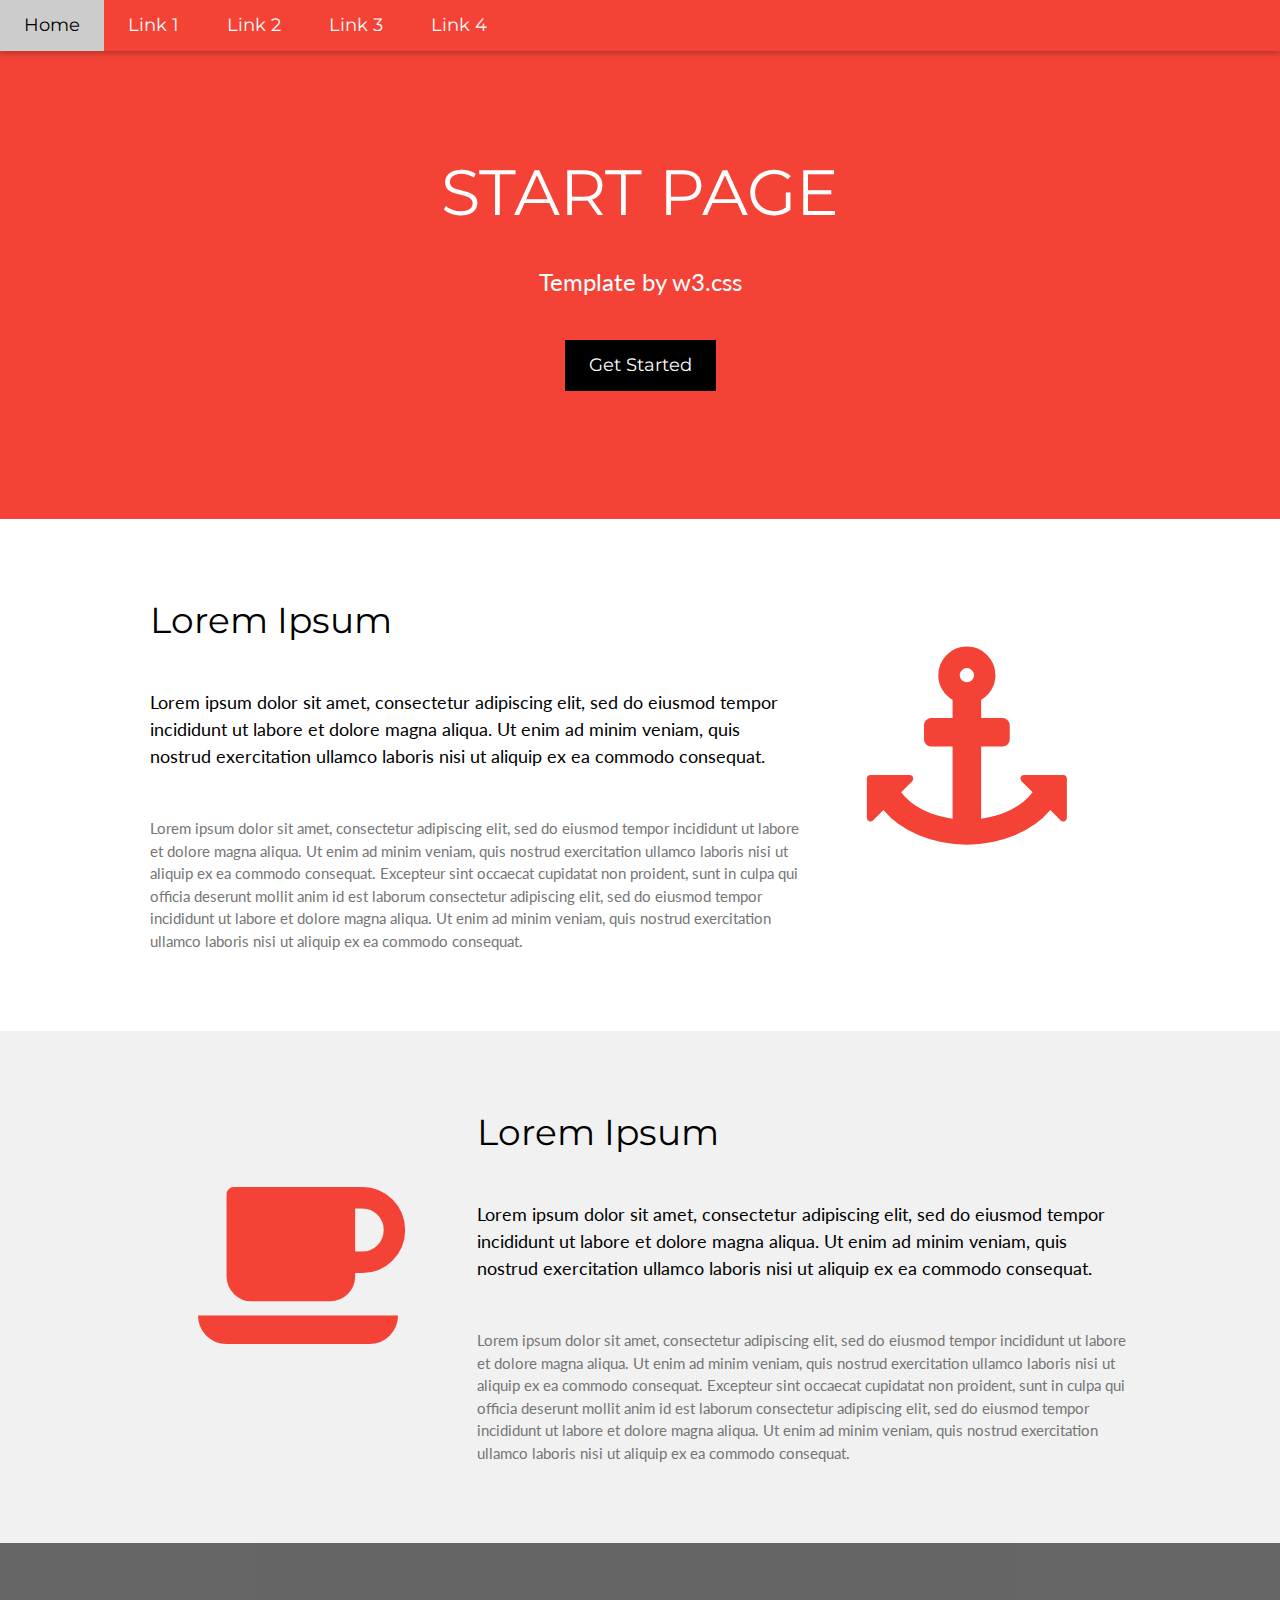
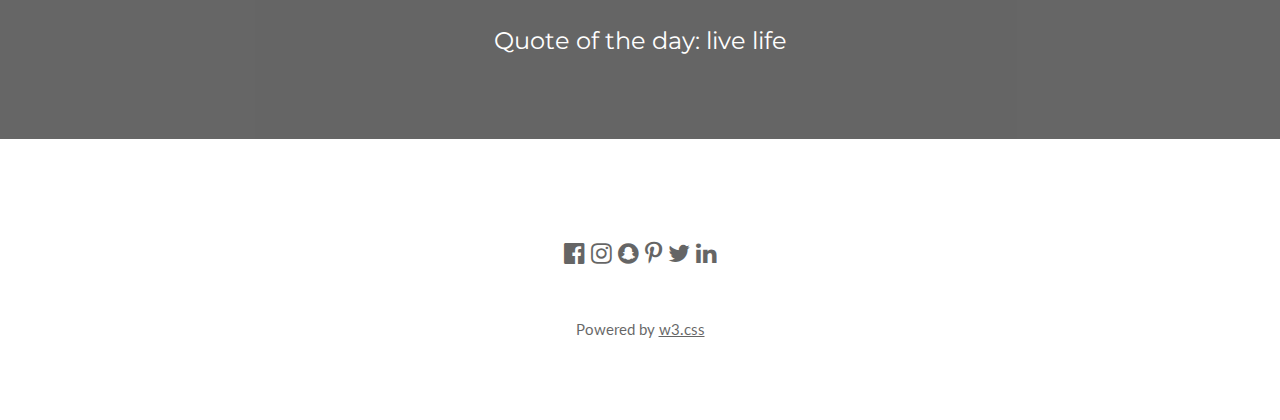
<file: Portfolio/project2.html>
<!DOCTYPE html>
<html lang="en">
  <head>
    <title>W3.CSS Template</title>
    <meta charset="UTF-8" />
    <meta name="viewport" content="width=device-width, initial-scale=1" />
    <link rel="stylesheet" href="https://www.w3schools.com/w3css/4/w3.css" />
    <link
      rel="stylesheet"
      href="https://fonts.googleapis.com/css?family=Lato"
    />
    <link
      rel="stylesheet"
      href="https://fonts.googleapis.com/css?family=Montserrat"
    />
    <link
      rel="stylesheet"
      href="https://cdnjs.cloudflare.com/ajax/libs/font-awesome/4.7.0/css/font-awesome.min.css"
    />
    <style>
      body,
      h1,
      h2,
      h3,
      h4,
      h5,
      h6 {
        font-family: "Lato", sans-serif;
      }
      .w3-bar,
      h1,
      button {
        font-family: "Montserrat", sans-serif;
      }
      .fa-anchor,
      .fa-coffee {
        font-size: 200px;
      }
    </style>
  </head>
  <body>
    <!-- Navbar -->
    <div class="w3-top">
      <div class="w3-bar w3-red w3-card w3-left-align w3-large">
        <a
          class="w3-bar-item w3-button w3-hide-medium w3-hide-large w3-right w3-padding-large w3-hover-white w3-large w3-red"
          href="javascript:void(0);"
          onclick="myFunction()"
          title="Toggle Navigation Menu"
          ><i class="fa fa-bars"></i
        ></a>
        <a href="#" class="w3-bar-item w3-button w3-padding-large w3-white"
          >Home</a
        >
        <a
          href="#"
          class="w3-bar-item w3-button w3-hide-small w3-padding-large w3-hover-white"
          >Link 1</a
        >
        <a
          href="#"
          class="w3-bar-item w3-button w3-hide-small w3-padding-large w3-hover-white"
          >Link 2</a
        >
        <a
          href="#"
          class="w3-bar-item w3-button w3-hide-small w3-padding-large w3-hover-white"
          >Link 3</a
        >
        <a
          href="#"
          class="w3-bar-item w3-button w3-hide-small w3-padding-large w3-hover-white"
          >Link 4</a
        >
      </div>

      <!-- Navbar on small screens -->
      <div
        id="navDemo"
        class="w3-bar-block w3-white w3-hide w3-hide-large w3-hide-medium w3-large"
      >
        <a href="#" class="w3-bar-item w3-button w3-padding-large">Link 1</a>
        <a href="#" class="w3-bar-item w3-button w3-padding-large">Link 2</a>
        <a href="#" class="w3-bar-item w3-button w3-padding-large">Link 3</a>
        <a href="#" class="w3-bar-item w3-button w3-padding-large">Link 4</a>
      </div>
    </div>

    <!-- Header -->
    <header class="w3-container w3-red w3-center" style="padding: 128px 16px">
      <h1 class="w3-margin w3-jumbo">START PAGE</h1>
      <p class="w3-xlarge">Template by w3.css</p>
      <button
        class="w3-button w3-black w3-padding-large w3-large w3-margin-top"
      >
        Get Started
      </button>
    </header>

    <!-- First Grid -->
    <div class="w3-row-padding w3-padding-64 w3-container">
      <div class="w3-content">
        <div class="w3-twothird">
          <h1>Lorem Ipsum</h1>
          <h5 class="w3-padding-32">
            Lorem ipsum dolor sit amet, consectetur adipiscing elit, sed do
            eiusmod tempor incididunt ut labore et dolore magna aliqua. Ut enim
            ad minim veniam, quis nostrud exercitation ullamco laboris nisi ut
            aliquip ex ea commodo consequat.
          </h5>

          <p class="w3-text-grey">
            Lorem ipsum dolor sit amet, consectetur adipiscing elit, sed do
            eiusmod tempor incididunt ut labore et dolore magna aliqua. Ut enim
            ad minim veniam, quis nostrud exercitation ullamco laboris nisi ut
            aliquip ex ea commodo consequat. Excepteur sint occaecat cupidatat
            non proident, sunt in culpa qui officia deserunt mollit anim id est
            laborum consectetur adipiscing elit, sed do eiusmod tempor
            incididunt ut labore et dolore magna aliqua. Ut enim ad minim
            veniam, quis nostrud exercitation ullamco laboris nisi ut aliquip ex
            ea commodo consequat.
          </p>
        </div>

        <div class="w3-third w3-center">
          <i class="fa fa-anchor w3-padding-64 w3-text-red"></i>
        </div>
      </div>
    </div>

    <!-- Second Grid -->
    <div class="w3-row-padding w3-light-grey w3-padding-64 w3-container">
      <div class="w3-content">
        <div class="w3-third w3-center">
          <i class="fa fa-coffee w3-padding-64 w3-text-red w3-margin-right"></i>
        </div>

        <div class="w3-twothird">
          <h1>Lorem Ipsum</h1>
          <h5 class="w3-padding-32">
            Lorem ipsum dolor sit amet, consectetur adipiscing elit, sed do
            eiusmod tempor incididunt ut labore et dolore magna aliqua. Ut enim
            ad minim veniam, quis nostrud exercitation ullamco laboris nisi ut
            aliquip ex ea commodo consequat.
          </h5>

          <p class="w3-text-grey">
            Lorem ipsum dolor sit amet, consectetur adipiscing elit, sed do
            eiusmod tempor incididunt ut labore et dolore magna aliqua. Ut enim
            ad minim veniam, quis nostrud exercitation ullamco laboris nisi ut
            aliquip ex ea commodo consequat. Excepteur sint occaecat cupidatat
            non proident, sunt in culpa qui officia deserunt mollit anim id est
            laborum consectetur adipiscing elit, sed do eiusmod tempor
            incididunt ut labore et dolore magna aliqua. Ut enim ad minim
            veniam, quis nostrud exercitation ullamco laboris nisi ut aliquip ex
            ea commodo consequat.
          </p>
        </div>
      </div>
    </div>

    <div class="w3-container w3-black w3-center w3-opacity w3-padding-64">
      <h1 class="w3-margin w3-xlarge">Quote of the day: live life</h1>
    </div>

    <!-- Footer -->
    <footer class="w3-container w3-padding-64 w3-center w3-opacity">
      <div class="w3-xlarge w3-padding-32">
        <i class="fa fa-facebook-official w3-hover-opacity"></i>
        <i class="fa fa-instagram w3-hover-opacity"></i>
        <i class="fa fa-snapchat w3-hover-opacity"></i>
        <i class="fa fa-pinterest-p w3-hover-opacity"></i>
        <i class="fa fa-twitter w3-hover-opacity"></i>
        <i class="fa fa-linkedin w3-hover-opacity"></i>
      </div>
      <p>
        Powered by
        <a href="https://www.w3schools.com/w3css/default.asp" target="_blank"
          >w3.css</a
        >
      </p>
    </footer>

    <script>
      // Used to toggle the menu on small screens when clicking on the menu button
      function myFunction() {
        var x = document.getElementById("navDemo");
        if (x.className.indexOf("w3-show") == -1) {
          x.className += " w3-show";
        } else {
          x.className = x.className.replace(" w3-show", "");
        }
      }
    </script>
  </body>
</html>
</file>
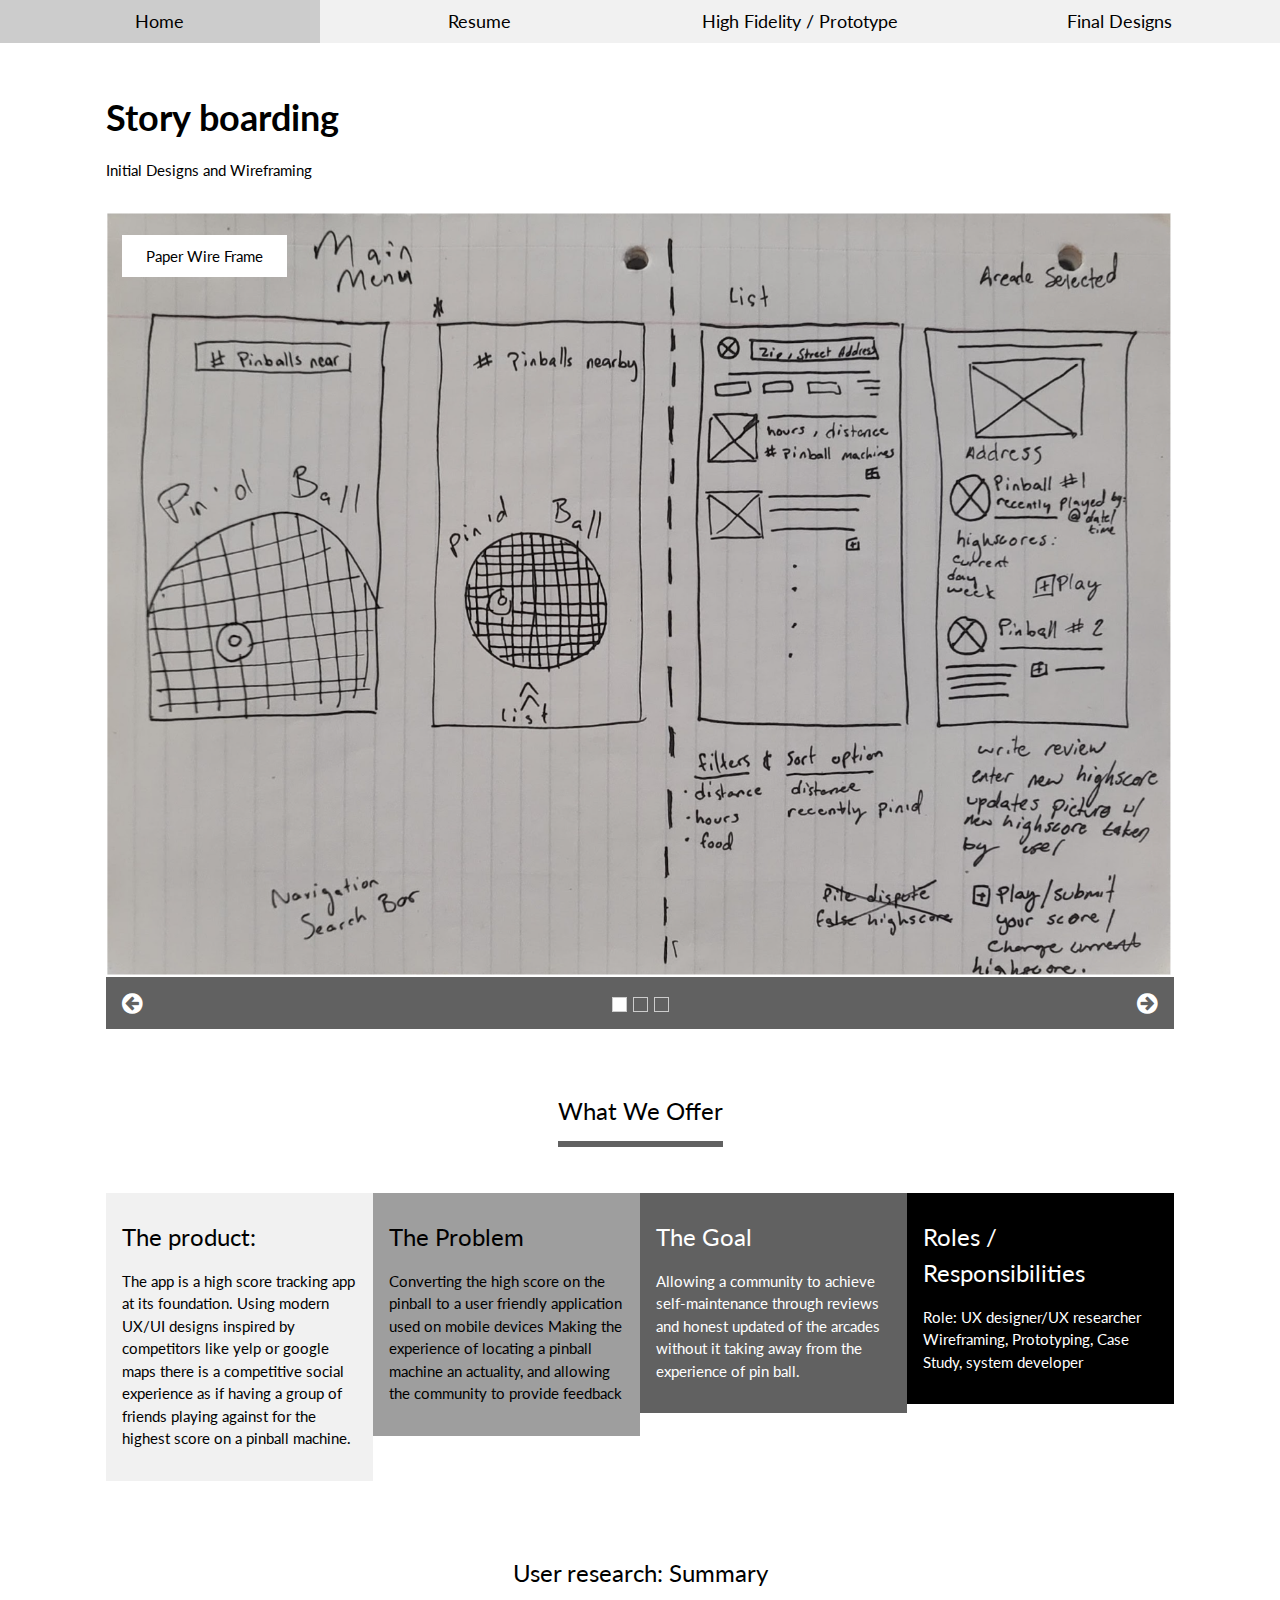
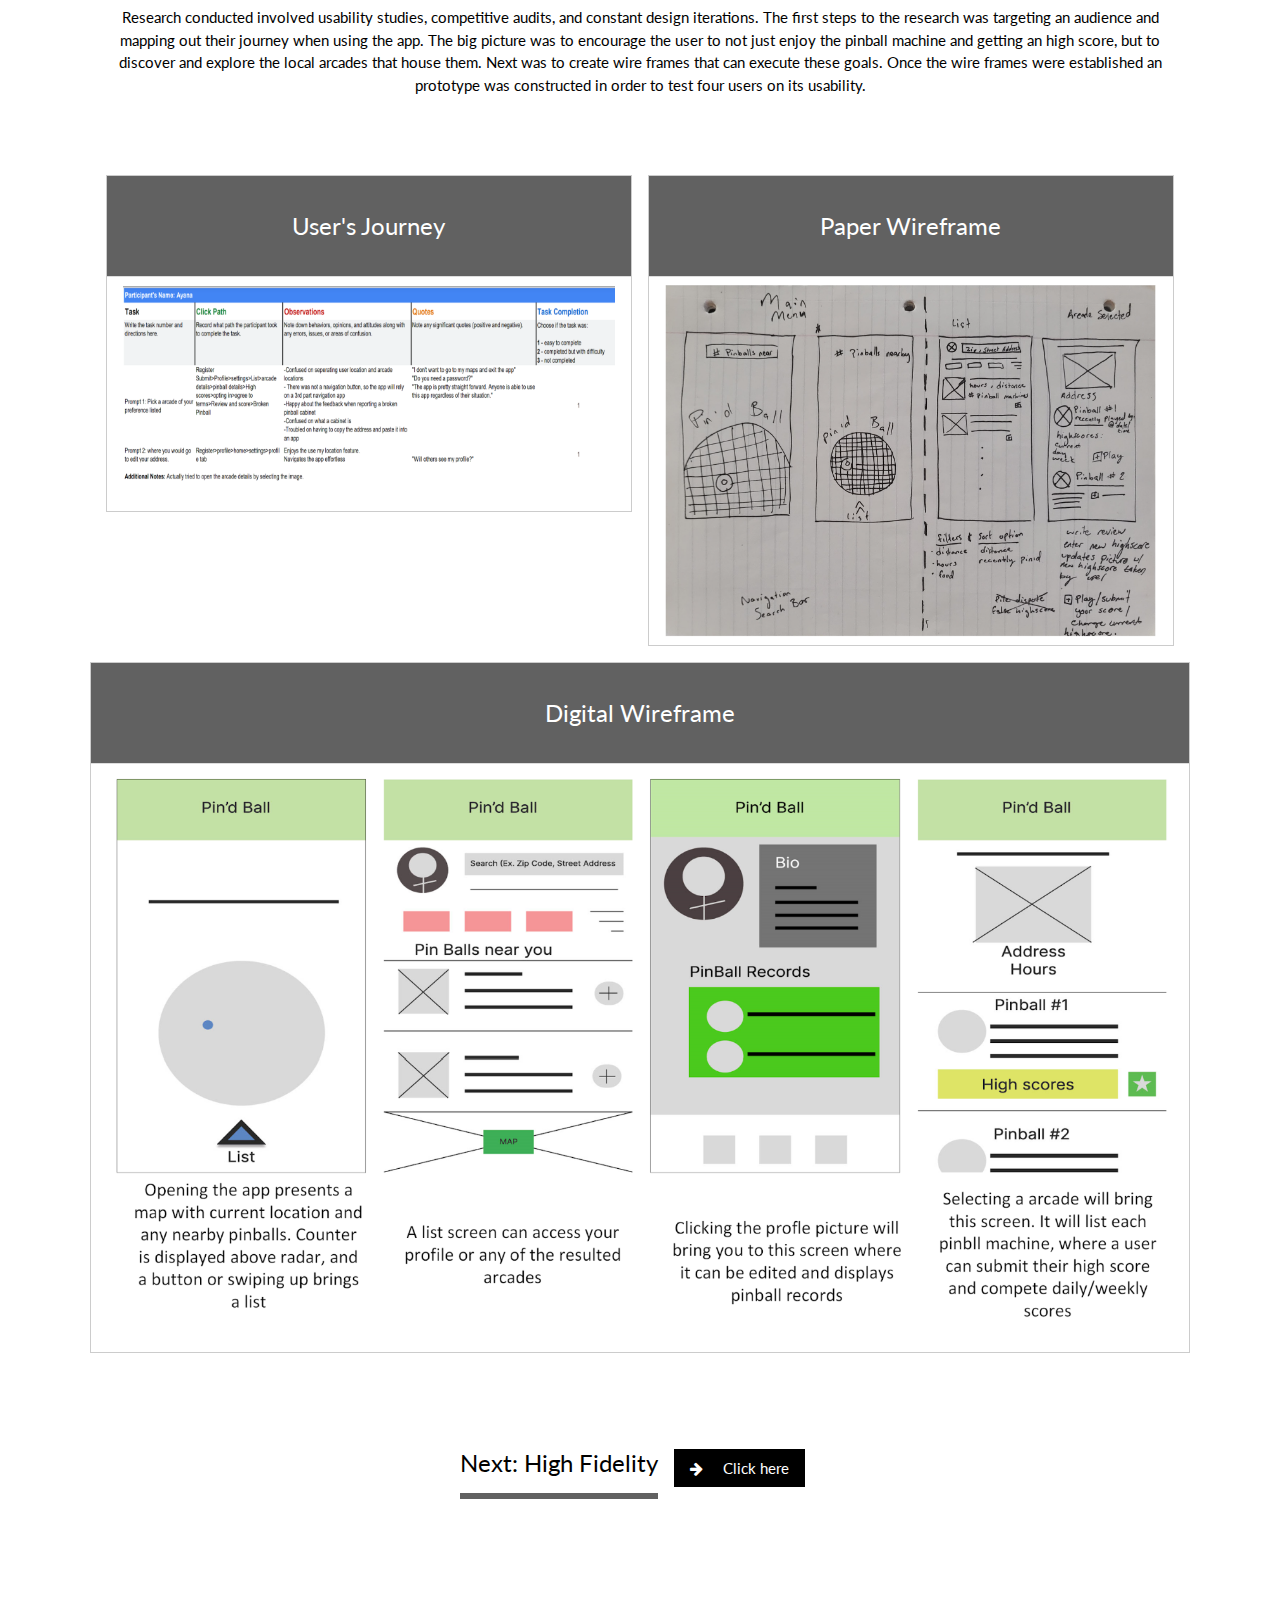
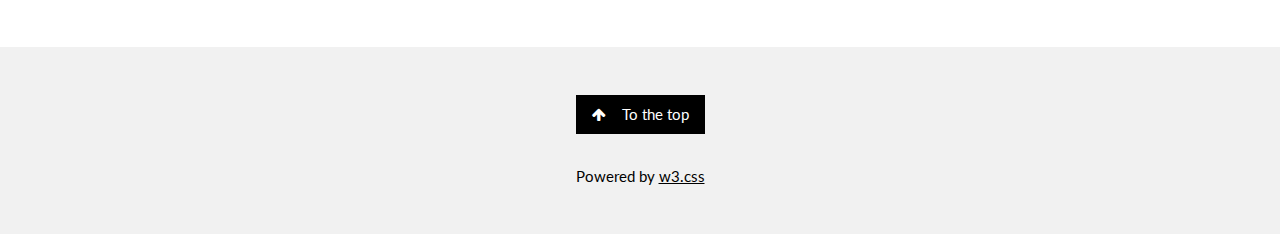
<file: capstone-main/Portfolio/project1.html>
<!DOCTYPE html>
<html>
  <head>
    <title>Wire Frame & Brain Storming</title>
    <meta charset="UTF-8" />
    <meta name="viewport" content="width=device-width, initial-scale=1" />
    <link rel="stylesheet" href="https://www.w3schools.com/w3css/4/w3.css" />
    <link
      rel="stylesheet"
      href="https://fonts.googleapis.com/css?family=Lato"
    />
    <link
      rel="stylesheet"
      href="https://cdnjs.cloudflare.com/ajax/libs/font-awesome/4.7.0/css/font-awesome.min.css"
    />
    <style>
      html,
      body,
      h1,
      h2,
      h3,
      h4 {
        font-family: "Lato", sans-serif;
      }
      .mySlides {
        display: none;
      }
      .w3-tag,
      .fa {
        cursor: pointer;
      }
      .w3-tag {
        height: 15px;
        width: 15px;
        padding: 0;
        margin-top: 6px;
      }
    </style>
  </head>
  <body>
    <!-- Links (sit on top) -->
    <div class="w3-top">
      <div class="w3-row w3-large w3-light-grey">
        <div class="w3-col s3">
          <a href="/capstone-main/index.html" class="w3-button w3-block"
            >Home</a
          >
        </div>
        <div class="w3-col s3">
          <a href="/capstone-main/Resume/index.html" class="w3-button w3-block"
            >Resume</a
          >
        </div>
        <div class="w3-col s3">
          <a
            href="/capstone-main/Portfolio/project2.html"
            class="w3-button w3-block"
            >High Fidelity / Prototype</a
          >
        </div>
        <div class="w3-col s3">
          <a
            href="/capstone-main/Portfolio/project3.html"
            class="w3-button w3-block"
            >Final Designs</a
          >
        </div>
      </div>
    </div>

    <!-- Content -->
    <div
      class="w3-content"
      style="max-width: 1100px; margin-top: 80px; margin-bottom: 80px"
    >
      <div class="w3-panel">
        <h1><b>Story boarding</b></h1>
        <p>Initial Designs and Wireframing</p>
      </div>

      <!-- Slideshow -->
      <div class="w3-container">
        <div class="w3-display-container mySlides">
          <img
            src="/capstone-main/Portfolio/img/paperwireframe.png"
            style="width: 100%"
          />
          <div class="w3-display-topleft w3-container w3-padding-32">
            <span class="w3-white w3-padding-large w3-animate-bottom"
              >Paper Wire Frame</span
            >
          </div>
        </div>
        <div class="w3-display-container mySlides">
          <img
            src="/capstone-main/Portfolio/img/insight wire frame.png"
            style="width: 100%"
          />
          <div class="w3-display-topleft w3-container w3-padding-32">
            <span class="w3-white w3-padding-large w3-animate-bottom"
              >Digital Wire frame for first Journey insight</span
            >
          </div>
        </div>
        <div class="w3-display-container mySlides">
          <img src="/capstone-main/img/Animation.gif" style="width: 100%" />
          <div class="w3-display-topleft w3-container w3-padding-32">
            <span class="w3-white w3-padding-large w3-animate-bottom"
              >User prototype</span
            >
          </div>
        </div>

        <!-- Slideshow next/previous buttons -->
        <div class="w3-container w3-dark-grey w3-padding w3-xlarge">
          <div class="w3-left" onclick="plusDivs(-1)">
            <i class="fa fa-arrow-circle-left w3-hover-text-teal"></i>
          </div>
          <div class="w3-right" onclick="plusDivs(1)">
            <i class="fa fa-arrow-circle-right w3-hover-text-teal"></i>
          </div>

          <div class="w3-center">
            <span
              class="w3-tag demodots w3-border w3-transparent w3-hover-white"
              onclick="currentDiv(1)"
            ></span>
            <span
              class="w3-tag demodots w3-border w3-transparent w3-hover-white"
              onclick="currentDiv(2)"
            ></span>
            <span
              class="w3-tag demodots w3-border w3-transparent w3-hover-white"
              onclick="currentDiv(3)"
            ></span>
          </div>
        </div>
      </div>

      <!-- Grid -->
      <div class="w3-row w3-container">
        <div class="w3-center w3-padding-64">
          <span class="w3-xlarge w3-bottombar w3-border-dark-grey w3-padding-16"
            >What We Offer</span
          >
        </div>
        <div class="w3-col l3 m6 w3-light-grey w3-container w3-padding-16">
          <h3>The product:</h3>
          <p>
            The app is a high score tracking app at its foundation. Using modern
            UX/UI designs inspired by competitors like yelp or google maps there
            is a competitive social experience as if having a group of friends
            playing against for the highest score on a pinball machine.
          </p>
        </div>

        <div class="w3-col l3 m6 w3-grey w3-container w3-padding-16">
          <h3>The Problem</h3>
          <p>
            Converting the high score on the pinball to a user friendly
            application used on mobile devices Making the experience of locating
            a pinball machine an actuality, and allowing the community to
            provide feedback
          </p>
        </div>

        <div class="w3-col l3 m6 w3-dark-grey w3-container w3-padding-16">
          <h3>The Goal</h3>
          <p>
            Allowing a community to achieve self-maintenance through reviews and
            honest updated of the arcades without it taking away from the
            experience of pin ball.
          </p>
        </div>

        <div class="w3-col l3 m6 w3-black w3-container w3-padding-16">
          <h3>Roles / Responsibilities</h3>
          <p>
            Role: UX designer/UX researcher <br />
            Wireframing, Prototyping, Case Study, system developer
          </p>
        </div>
      </div>

      <!-- Grid -->
      <div class="w3-row-padding" id="plans">
        <div class="w3-center w3-padding-64">
          <h3>User research: Summary</h3>
          <p>
            Research conducted involved usability studies, competitive audits,
            and constant design iterations. The first steps to the research was
            targeting an audience and mapping out their journey when using the
            app. The big picture was to encourage the user to not just enjoy the
            pinball machine and getting an high score, but to discover and
            explore the local arcades that house them. Next was to create wire
            frames that can execute these goals. Once the wire frames were
            established an prototype was constructed in order to test four users
            on its usability.
          </p>
        </div>

        <div class="w3-half w3-margin-bottom">
          <ul class="w3-ul w3-border w3-center w3-hover-shadow">
            <li class="w3-dark-grey w3-xlarge w3-padding-32">User's Journey</li>
            <li>
              <img
                src="/capstone-main/Portfolio/img/journeymap.png"
                style="width: 100%"
                alt="Journey Map"
              />
            </li>
          </ul>
        </div>

        <div class="w3-half w3-margin-bottom">
          <ul class="w3-ul w3-border w3-center w3-hover-shadow">
            <li class="w3-dark-grey w3-xlarge w3-padding-32">
              Paper Wireframe
            </li>
            <li>
              <img
                src="/capstone-main/Portfolio/img/paperwireframe.png"
                style="width: 100%"
                alt="Paper Wire Frame"
              />
            </li>
          </ul>
        </div>
      </div>

      <div class="w3-margin-bottom">
        <ul class="w3-ul w3-border w3-center w3-hover-shadow">
          <li class="w3-dark-grey w3-xlarge w3-padding-32">
            Digital Wireframe
          </li>
          <li>
            <img
              src="/capstone-main/Portfolio/img/digitalwireframe.png"
              style="width: 100%"
              alt="Digital Wireframing"
            />
          </li>
        </ul>
      </div>

      <!-- Grid -->
      <div class="w3-row-padding" id="about">
        <div class="w3-center w3-padding-64">
          <span class="w3-xlarge w3-bottombar w3-border-dark-grey w3-padding-16"
            >Next: High Fidelity</span
          ><a href="./project2.html" class="w3-button w3-black w3-margin"
            ><i class="fa fa-arrow-right w3-margin-right"></i> Click here</a
          >
        </div>
      </div>

      <!-- Contact -->
    </div>

    <!-- Footer -->

    <footer class="w3-container w3-padding-32 w3-light-grey w3-center">
      <a href="#" class="w3-button w3-black w3-margin"
        ><i class="fa fa-arrow-up w3-margin-right"></i>To the top</a
      >

      <p>
        Powered by
        <a
          href="https://www.w3schools.com/w3css/default.asp"
          title="W3.CSS"
          target="_blank"
          class="w3-hover-text-green"
          >w3.css</a
        >
      </p>
    </footer>

    <script>
      // Slideshow
      var slideIndex = 1;
      showDivs(slideIndex);

      function plusDivs(n) {
        showDivs((slideIndex += n));
      }

      function currentDiv(n) {
        showDivs((slideIndex = n));
      }

      function showDivs(n) {
        var i;
        var x = document.getElementsByClassName("mySlides");
        var dots = document.getElementsByClassName("demodots");
        if (n > x.length) {
          slideIndex = 1;
        }
        if (n < 1) {
          slideIndex = x.length;
        }
        for (i = 0; i < x.length; i++) {
          x[i].style.display = "none";
        }
        for (i = 0; i < dots.length; i++) {
          dots[i].className = dots[i].className.replace(" w3-white", "");
        }
        x[slideIndex - 1].style.display = "block";
        dots[slideIndex - 1].className += " w3-white";
      }
    </script>
  </body>
</html>
</file>
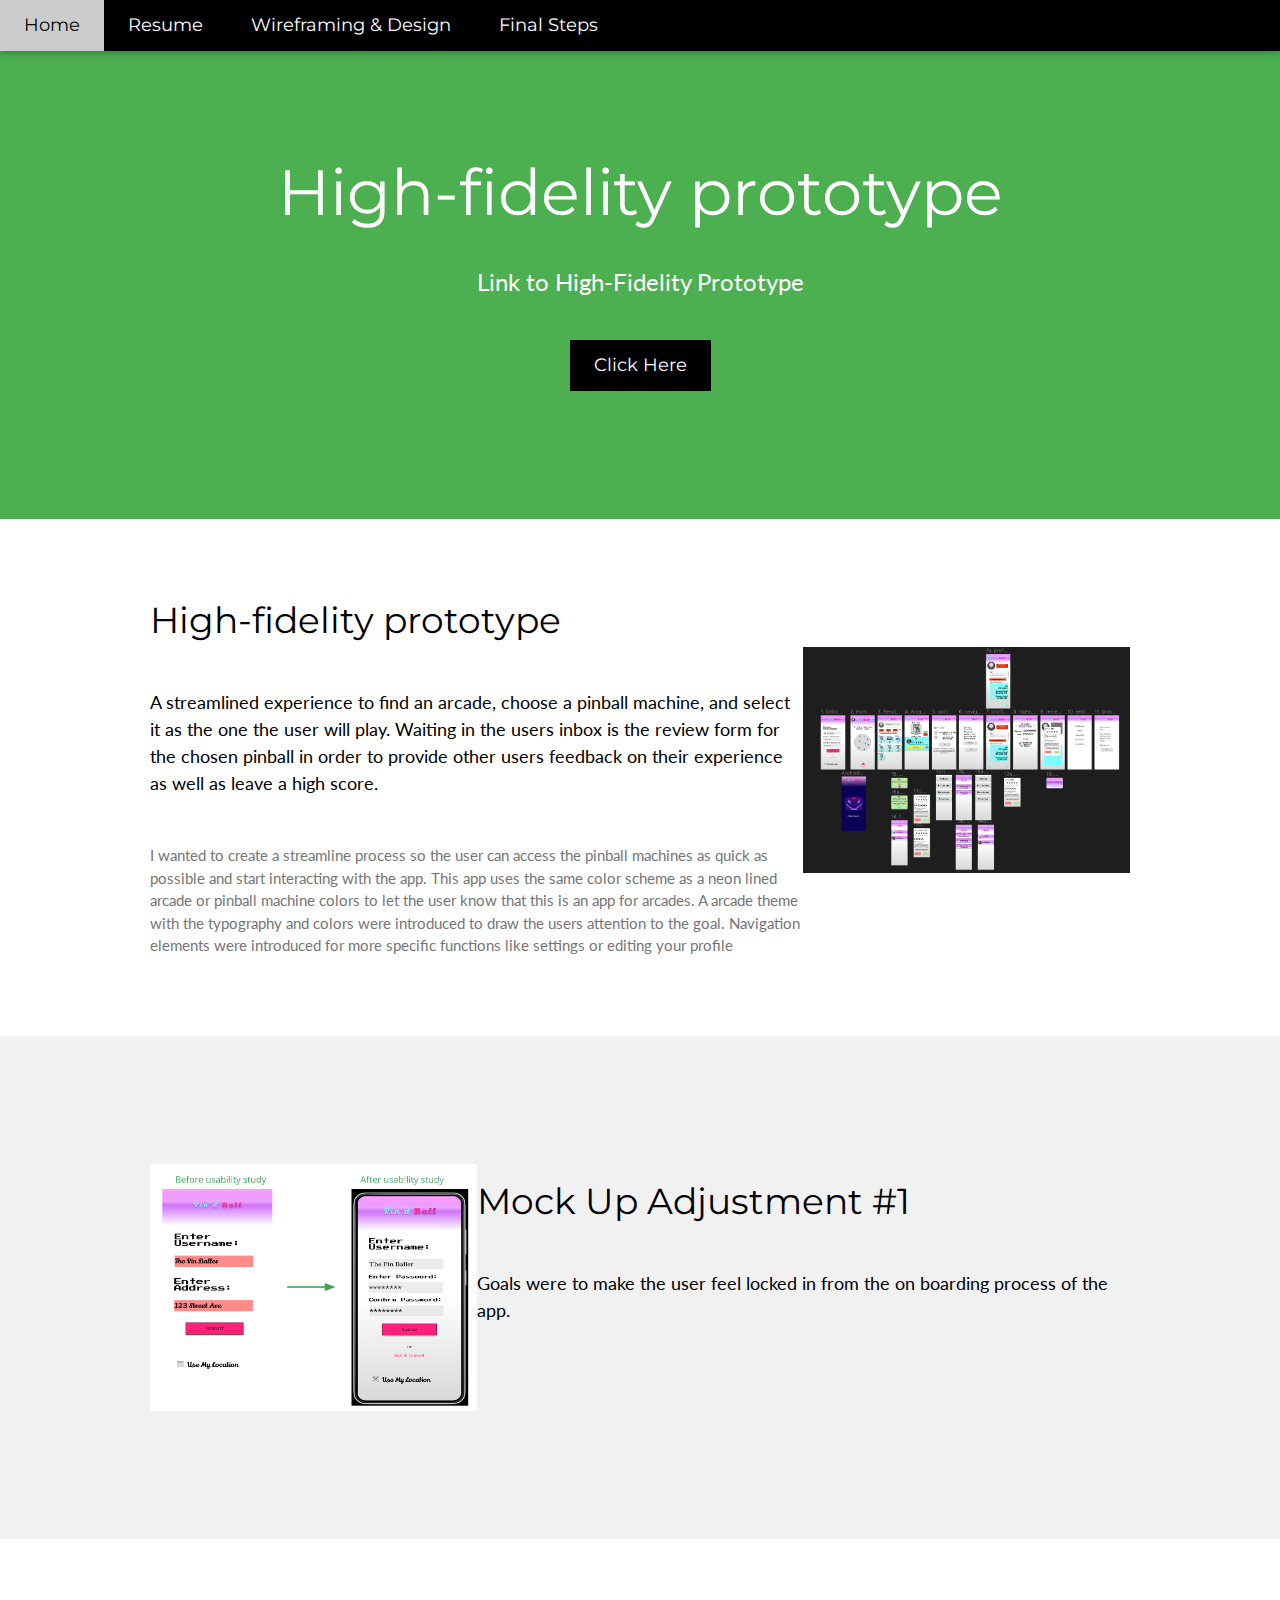
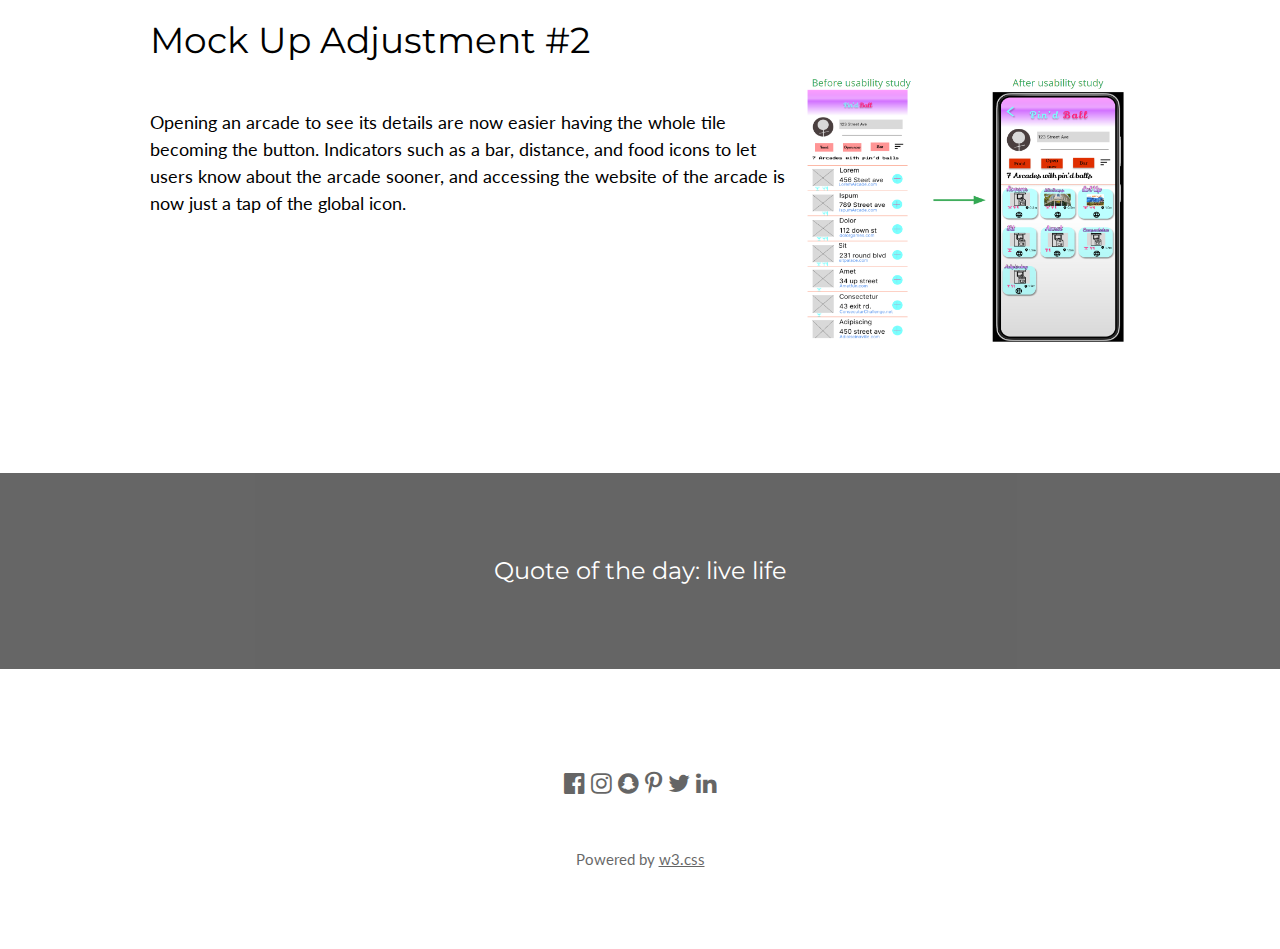
<file: capstone-main/Portfolio/project2.html>
<!DOCTYPE html>
<html lang="en">
  <head>
    <title>High Fidelity Prototype</title>
    <meta charset="UTF-8" />
    <meta name="viewport" content="width=device-width, initial-scale=1" />
    <link rel="stylesheet" href="https://www.w3schools.com/w3css/4/w3.css" />
    <link
      rel="stylesheet"
      href="https://fonts.googleapis.com/css?family=Lato"
    />
    <link
      rel="stylesheet"
      href="https://fonts.googleapis.com/css?family=Montserrat"
    />
    <link
      rel="stylesheet"
      href="https://cdnjs.cloudflare.com/ajax/libs/font-awesome/4.7.0/css/font-awesome.min.css"
    />
    <style>
      body,
      h1,
      h2,
      h3,
      h4,
      h5,
      h6 {
        font-family: "Lato", sans-serif;
      }
      .w3-bar,
      h1,
      button {
        font-family: "Montserrat", sans-serif;
      }
      .fa-anchor,
      .fa-coffee {
        font-size: 200px;
      }
    </style>
  </head>
  <body>
    <!-- Navbar -->
    <div class="w3-top">
      <div class="w3-bar w3-black w3-card w3-left-align w3-large">
        <a
          class="w3-bar-item w3-button w3-hide-medium w3-hide-large w3-right w3-padding-large w3-hover-white w3-large w3-green"
          href="javascript:void(0);"
          onclick="myFunction()"
          title="Toggle Navigation Menu"
          ><i class="fa fa-bars"></i
        ></a>
        <a
          href="/capstone-main/index.html"
          class="w3-bar-item w3-button w3-padding-large w3-white"
          >Home</a
        >
        <a
          href="/capstone-main/Resume/index.html"
          class="w3-bar-item w3-button w3-hide-small w3-padding-large w3-hover-white"
          >Resume</a
        >
        <a
          href="/capstone-main/Portfolio/project1.html"
          class="w3-bar-item w3-button w3-hide-small w3-padding-large w3-hover-white"
          >Wireframing & Design</a
        >
        <a
          href="/capstone-main/Portfolio/project3.html"
          class="w3-bar-item w3-button w3-hide-small w3-padding-large w3-hover-white"
          >Final Steps</a
        >
      </div>

      <!-- Navbar on small screens -->
      <div
        id="navDemo"
        class="w3-bar-block w3-white w3-hide w3-hide-large w3-hide-medium w3-large"
      >
        <a href="#" class="w3-bar-item w3-button w3-padding-large">Link 1</a>
        <a href="#" class="w3-bar-item w3-button w3-padding-large">Link 2</a>
        <a href="#" class="w3-bar-item w3-button w3-padding-large">Link 3</a>
        <a href="#" class="w3-bar-item w3-button w3-padding-large">Link 4</a>
      </div>
    </div>

    <!-- Header -->
    <header class="w3-container w3-green w3-center" style="padding: 128px 16px">
      <h1 class="w3-margin w3-jumbo">High-fidelity prototype</h1>
      <p class="w3-xlarge">Link to High-Fidelity Prototype</p>
      <a
        href="https://www.figma.com/proto/YMi2VP7grxNoIoi5MUEZQ2/Lo-Fi-Pin'd?node-id=159-431&scaling=scale-down&page-id=58%3A71&starting-point-node-id=58%3A73"
        target="_blank"
      >
        <button
          class="w3-button w3-black w3-padding-large w3-large w3-margin-top"
        >
          Click Here
        </button>
      </a>
    </header>

    <!-- First Grid -->
    <div class="w3-row-padding w3-padding-64 w3-container">
      <div class="w3-content">
        <div class="w3-twothird">
          <h1>High-fidelity prototype</h1>
          <h5 class="w3-padding-32">
            A streamlined experience to find an arcade, choose a pinball
            machine, and select it as the one the user will play. Waiting in the
            users inbox is the review form for the chosen pinball in order to
            provide other users feedback on their experience as well as leave a
            high score.
          </h5>

          <p class="w3-text-grey">
            I wanted to create a streamline process so the user can access the
            pinball machines as quick as possible and start interacting with the
            app. This app uses the same color scheme as a neon lined arcade or
            pinball machine colors to let the user know that this is an app for
            arcades. A arcade theme with the typography and colors were
            introduced to draw the users attention to the goal. Navigation
            elements were introduced for more specific functions like settings
            or editing your profile
          </p>
        </div>

        <div class="w3-third w3-center">
          <img
            class="w3-padding-64"
            src="/capstone-main/Portfolio/img/hifiwireframe.png"
            alt="High Fidelity Wireframe"
            style="width: 100%"
          />
        </div>
      </div>
    </div>

    <!-- Second Grid -->
    <div class="w3-row-padding w3-light-grey w3-padding-64 w3-container">
      <div class="w3-content">
        <div class="w3-third w3-center">
          <img
            class="w3-padding-64"
            src="/capstone-main/Portfolio/img/mock ups 1.png"
            alt="Mockup Changes"
            style="width: 100%"
          />
        </div>

        <div class="w3-twothird w3-padding-64">
          <h1>Mock Up Adjustment #1</h1>
          <h5 class="w3-padding-32">
            Goals were to make the user feel locked in from the on boarding
            process of the app.
          </h5>
        </div>
      </div>
    </div>

    <!--Third Grid-->
    <div class="w3-row-padding w3-padding-64 w3-container">
      <div class="w3-content">
        <div class="w3-twothird">
          <h1>Mock Up Adjustment #2</h1>
          <h5 class="w3-padding-32">
            Opening an arcade to see its details are now easier having the whole
            tile becoming the button. Indicators such as a bar, distance, and
            food icons to let users know about the arcade sooner, and accessing
            the website of the arcade is now just a tap of the global icon.
          </h5>
        </div>

        <div class="w3-third w3-center">
          <img
            class="w3-padding-64"
            src="/capstone-main/Portfolio/img/mock ups 2.png"
            alt="Mockup Changes"
            style="width: 100%"
          />
        </div>
      </div>
    </div>

    <div class="w3-container w3-black w3-center w3-opacity w3-padding-64">
      <h1 class="w3-margin w3-xlarge">Quote of the day: live life</h1>
    </div>

    <!-- Footer -->
    <footer class="w3-container w3-padding-64 w3-center w3-opacity">
      <div class="w3-xlarge w3-padding-32">
        <i class="fa fa-facebook-official w3-hover-opacity"></i>
        <i class="fa fa-instagram w3-hover-opacity"></i>
        <i class="fa fa-snapchat w3-hover-opacity"></i>
        <i class="fa fa-pinterest-p w3-hover-opacity"></i>
        <i class="fa fa-twitter w3-hover-opacity"></i>
        <i class="fa fa-linkedin w3-hover-opacity"></i>
      </div>
      <p>
        Powered by
        <a href="https://www.w3schools.com/w3css/default.asp" target="_blank"
          >w3.css</a
        >
      </p>
    </footer>

    <script>
      // Used to toggle the menu on small screens when clicking on the menu button
      function myFunction() {
        var x = document.getElementById("navDemo");
        if (x.className.indexOf("w3-show") == -1) {
          x.className += " w3-show";
        } else {
          x.className = x.className.replace(" w3-show", "");
        }
      }
    </script>
  </body>
</html>
</file>
